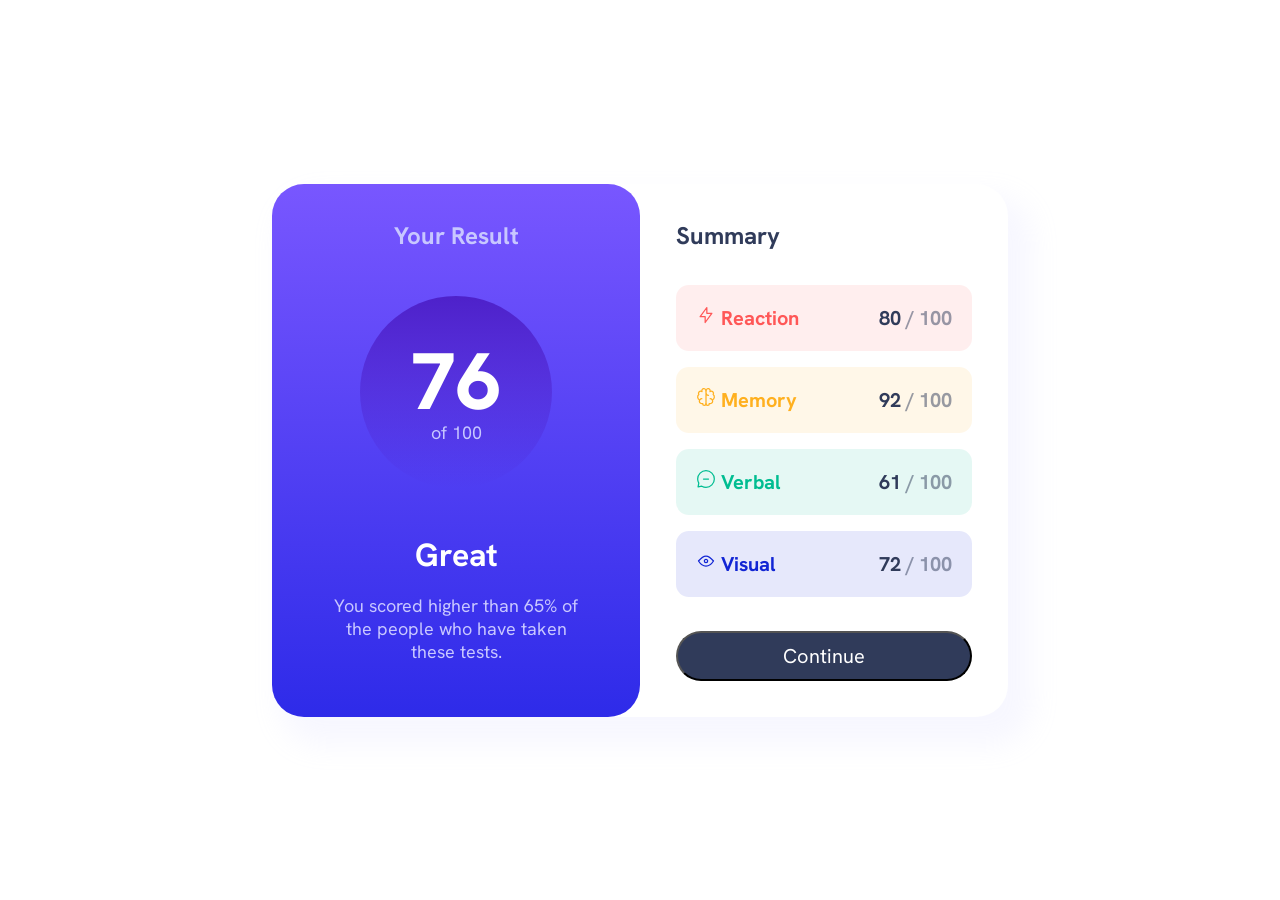
<file: index.html>
<!DOCTYPE html>
<html lang="en">
<head>
  <meta charset="UTF-8">
  <meta name="viewport" content="width=device-width, initial-scale=1.0"> <!-- displays site properly based on user's device -->

  <link rel="icon" type="image/png" sizes="32x32" href="./assets/images/favicon-32x32.png">
  <link rel="stylesheet" href="style.css">
  
  <title>Frontend Mentor | Results summary component</title>

</head>
<body>

  <main>
    <div class="result-component">
      <section class="result">
        <header class="section-header result-header">
          <h1 class="result-heading">Your Result</h1>
        </header>
        <div class="result-score">
          <p><span>76</span> of 100</p>
        </div>
        <div class="rank">
          <p class="rank-heading">Great</p>
          <p class="rank-explaination">You scored higher than 65% of the people who have taken these tests.</p>
        </div>
      </section>
      <section class="summary">
        <header class="section-header summary-header">
          <h2 class="summary-heading">Summary</h2>
        </header>
        <div class="summary-items">
          <div class="summary-item reaction">
              <p class="summary-item-title">
                <svg class="summary-item-icon" xmlns="http://www.w3.org/2000/svg" width="20" height="20" fill="none" viewBox="0 0 20 20"><path stroke-linecap="round" stroke-linejoin="round" stroke-width="1.25" d="M10.833 8.333V2.5l-6.666 9.167h5V17.5l6.666-9.167h-5Z"/></svg>
                Reaction
              </p>
            <p class="summary-item-score"><span>80</span> / 100</p>
          </div>
          <div class="summary-item memory">
              <p class="summary-item-title">
                <svg class="summary-item-icon" xmlns="http://www.w3.org/2000/svg" width="20" height="20" fill="none" viewBox="0 0 20 20"><path stroke-linecap="round" stroke-linejoin="round" stroke-width="1.25" d="M5.833 11.667a2.5 2.5 0 1 0 .834 4.858"/><path stroke-linecap="round" stroke-linejoin="round" stroke-width="1.25" d="M3.553 13.004a3.333 3.333 0 0 1-.728-5.53m.025-.067a2.083 2.083 0 0 1 2.983-2.824m.199.054A2.083 2.083 0 1 1 10 3.75v12.917a1.667 1.667 0 0 1-3.333 0M10 5.833a2.5 2.5 0 0 0 2.5 2.5m1.667 3.334a2.5 2.5 0 1 1-.834 4.858"/><path stroke-linecap="round" stroke-linejoin="round" stroke-width="1.25" d="M16.447 13.004a3.334 3.334 0 0 0 .728-5.53m-.025-.067a2.083 2.083 0 0 0-2.983-2.824M10 3.75a2.085 2.085 0 0 1 2.538-2.033 2.084 2.084 0 0 1 1.43 2.92m-.635 12.03a1.667 1.667 0 0 1-3.333 0"/></svg>
                Memory
              </p>
            <p class="summary-item-score"><span>92</span> / 100</p>
          </div>
          <div class="summary-item verbal">
              <p class="summary-item-title">
                <svg class="summary-item-icon" xmlns="http://www.w3.org/2000/svg" width="20" height="20" fill="none" viewBox="0 0 20 20"><path stroke-linecap="round" stroke-linejoin="round" stroke-width="1.25" d="M7.5 10h5M10 18.333A8.333 8.333 0 1 0 1.667 10c0 1.518.406 2.942 1.115 4.167l-.699 3.75 3.75-.699A8.295 8.295 0 0 0 10 18.333Z"/></svg>
                Verbal
              </p>
            <p class="summary-item-score"><span>61</span> / 100</p>
          </div>
          <div class="summary-item visual">
              <p class="summary-item-title">
                <svg class="summary-item-icon" xmlns="http://www.w3.org/2000/svg" width="20" height="20" fill="none" viewBox="0 0 20 20"><path stroke-linecap="round" stroke-linejoin="round" stroke-width="1.25" d="M10 11.667a1.667 1.667 0 1 0 0-3.334 1.667 1.667 0 0 0 0 3.334Z"/><path stroke-linecap="round" stroke-linejoin="round" stroke-width="1.25" d="M17.5 10c-1.574 2.492-4.402 5-7.5 5s-5.926-2.508-7.5-5C4.416 7.632 6.66 5 10 5s5.584 2.632 7.5 5Z"/></svg>
                Visual
              </p>
            <p class="summary-item-score"><span>72</span> / 100</p>
          </div>
        </div>
        <button class="btn summary-btn">Continue</button>
      </section>
    </div>
  </main>
  
</body>
</html>
</file>
<file: style.css>
@font-face {
    font-family: 'HankenGrotesk';
    font-display: swap;
    /* for performance */
    font-weight: 100 900;
    /* range of font weights */
    src: url('assets/fonts/HankenGrotesk-VariableFont_wght.ttf') format('truetype');
}

:root {
    --color-primary-hsl-400: 252, 100%, 67%;
    --color-primary-hsl-500: 256, 72%, 46%;
    --color-secondary-hsl-400: 241, 81%, 54%;
    --color-secondary-hsl-500: 241, 72%, 46%;

    --color-neutral-hsl-100: 0, 0%, 100%;
    --color-neutral-hsl-200: 221, 100%, 96%;
    --color-neutral-hsl-300: 241, 100%, 89%;
    --color-neutral-hsl-700: 224, 30%, 27%;

    --color-neutral-100: hsl(var(--color-neutral-hsl-100));
    --color-neutral-200: hsl(var(--color-neutral-hsl-200));
    --color-neutral-300: hsl(var(--color-neutral-hsl-300));
    --color-neutral-700: hsl(var(--color-neutral-hsl-700));

    --color-primary-400: hsl(var(--color-primary-hsl-400));
    --color-primary-500: hsl(var(--color-primary-hsl-500));
    --color-secondary-400: hsl(var(--color-secondary-hsl-400));
    --color-secondary-500: hsl(var(--color-secondary-hsl-500));

    --gradient-primary: linear-gradient(var(--color-primary-400),
            var(--color-secondary-400));
    --gradient-to-transparent: linear-gradient(var(--color-primary-500),
            hsl(var(--color-secondary-hsl-500), 0));

    --color-hsl-accent-1: 0, 100%, 67%;
    --color-hsl-accent-2: 39, 100%, 56%;
    --color-hsl-accent-3: 166, 100%, 37%;
    --color-hsl-accent-4: 234, 85%, 45%;

    --font-family-default: 'HankenGrotesk';
    --fw-regular: 500;
    --fw-bold: 700;
    --fw-black: 800;

    --fs-400: 1.125rem;
    --fs-500: 1.25rem;
    --fs-600: 1.5rem;
    --fs-700: 1.75rem;
    --fs-800: 2rem;
    --fs-900: 5rem;
}

/* Reset */
*,
*::before,
*::after {
    box-sizing: border-box;
}

* {
    margin: 0;
    font: inherit;
}

img,
svg {
    display: block;
    max-width: 100%;
}


@media (min-width: 40rem) {
    main {
        display: flex;
        min-height: 100vh;
        justify-content: center;
        align-items: center;
    }

}

body {
    font-family: var(--font-family-default);
    font-size: var(--fs-400);
    color: var(--color-neutral-300);
}

.section-header {
    font-size: var(--fs-600);
    font-weight: var(--fw-bold);
}

.summary-header {
    color: var(--color-neutral-700);
}

.result-component {
    box-shadow: 16px 20px 28px 8px hsl(var(--color-neutral-hsl-300), .14);
    border-radius: 2rem;
    max-width: 46rem;
}

@media (min-width: 40rem) {
    .result-component {
        display: flex;
    }

    section {
        width: 50%;
    }
}

.result,
.summary {
    padding: 2em;
}

.result {
    background: var(--gradient-primary);
    border-radius: 0 0 2rem 2rem;
    text-align: center;
    display: flex;
    flex-direction: column;
    justify-content: space-between;
    align-items: center;
    gap: 2em;
}

@media (min-width: 40rem) {
    .result {
        border-radius: 2rem;
    }
}

.result-score {
    background: var(--gradient-to-transparent);
    border-radius: 10em;
    width: 12rem;
    aspect-ratio: 1 / 1;
    display: flex;
    justify-content: center;
    align-items: center;
}

.result-score span {
    color: var(--color-neutral-100);
    font-size: var(--fs-900);
    line-height: var(--fs-900);
    font-weight: var(--fw-black);
    display: block;

}

.rank-heading {
    color: var(--color-neutral-100);
    font-size: var(--fs-800);
    font-weight: var(--fw-bold);
}

.rank-explaination {
    margin: 1em 1em;
    max-width: 28rem;
}

.summary {
    display: flex;
    flex-direction: column;
    justify-content: space-between;
    gap: 1em;
}

.summary-item {
    color: var(--color-neutral-700);
    font-size: var(--fs-500);
    font-weight: var(--fw-bold);
    padding: 1em;
    display: flex;
    justify-content: space-between;
    align-items: center;
    margin: 0.8em 0;
    border-radius: 0.8rem;
}

.summary-item-score {
    color: hsl(var(--color-neutral-hsl-700), 0.5);
}

.summary-item-score span {
    color: hsl(var(--color-neutral-hsl-700));
}

.summary-item-icon {
    display: inline;
}

.reaction {
    background: hsl(var(--color-hsl-accent-1), 0.1);
    color: hsl(var(--color-hsl-accent-1));
}

.reaction svg {
    stroke: hsl(var(--color-hsl-accent-1));
}

.memory {
    background: hsl(var(--color-hsl-accent-2), 0.1);
    color: hsl(var(--color-hsl-accent-2));
}

.memory svg {
    stroke: hsl(var(--color-hsl-accent-2));
}

.verbal {
    background: hsl(var(--color-hsl-accent-3), 0.1);
    color: hsl(var(--color-hsl-accent-3));
}

.verbal svg {
    stroke: hsl(var(--color-hsl-accent-3));
}

.visual {
    background: hsl(var(--color-hsl-accent-4), 0.1);
    color: hsl(var(--color-hsl-accent-4));
}

.visual svg {
    stroke: hsl(var(--color-hsl-accent-4));
}

.btn {
    background: var(--color-neutral-700);
    color: var(--color-neutral-100);
    font-size: var(--fs-500);
    padding: 0.5em;
    border-radius: 6em;
}

.btn:hover,
.btn:focus-visible {
    background: var(--color-primary-400);
    border-color: transparent;
}
</file>
